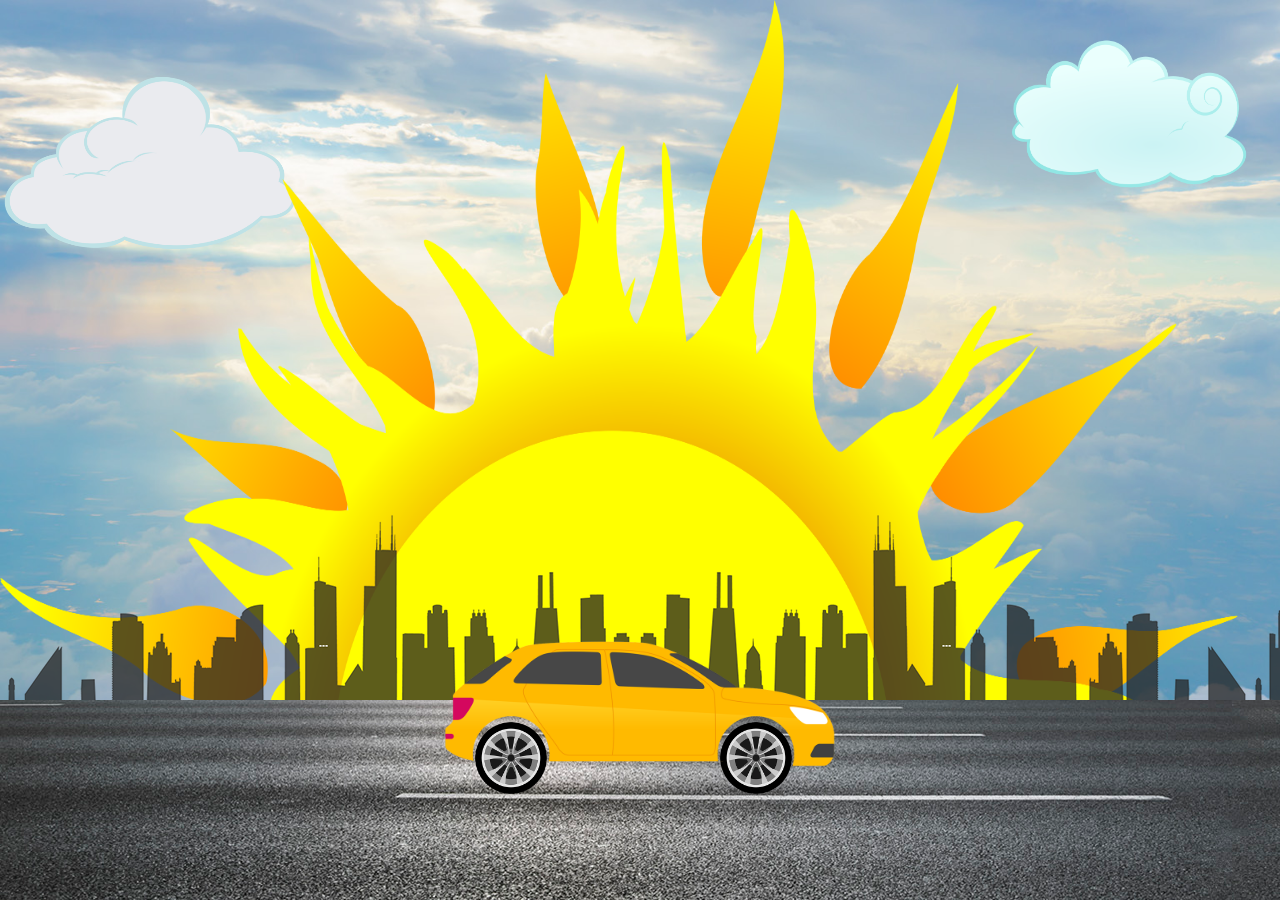
<file: index.html>
<!DOCTYPE html>
<html lang="en">
<head>
    <meta charset="UTF-8">
    <meta http-equiv="X-UA-Compatible" content="IE=edge">
    <meta name="viewport" content="width=device-width, initial-scale=1.0">
    <title>Car Animation</title>
    <link rel="stylesheet" href="style.css">
</head>
<body>
    <div class="sky">
        <div class="road"></div>
        <div class="city"></div>
        <div class="cloud">
            <img src="./cloud.png">
        </div>
        <div class="cloud2">
            <img src="./cloud2.png">
        </div>
        <div class="sun">
            <img src="./sun5.png">
        </div>
        <div class="car">
            <img src="./car.png">
        </div>
        <div class="wheels">
            <img src="./wheel.png" class="back-wheel">
            <img src="./wheel.png" class="front-wheel">  
        </div>
    </div>
</body>
</html>
</file>
<file: style.css>
*{
    margin: 0;
    padding: 0;
}
.sky{
    height: 100vh;
    width: 100%;
    background-image: url(./sky.jpg);
    position: relative;
    background-size: cover;
    overflow-x: hidden;
    overflow-y: hidden;
    background-position: center;
}
.road{
    width:500% ;
    height: 200px;
    display: block;
    background-image: url(./road.jpg);
    bottom: 0;
    right: 0;
    left: 0;
    position: absolute;
    z-index: 2;
    background-repeat: repeat-x;
    animation: road  7s linear infinite;
}
@keyframes road {
    100%{
        transform:translateX(-3400px) ;
    }
}
.city{
    width: 500%;
    height: 200px;
    background-image: url(./city.png);
    position: absolute;
    bottom: 200px;
    right: 0;
    left: 0;
    display: block;
    z-index: 3;
    background-repeat: repeat-x;
    animation: city 20s linear infinite;
}
@keyframes city {
    100%{
        transform:translateX(-1400px) ;
    }
}
.car{
    width: 400px;
    bottom: 100px;
    left: 50%;
    position: absolute;
    z-index: 3;
    transform: translateX(-50%);
}
.car img{
    width: 100%;
    animation: car 1s linear infinite ;
}
@keyframes car {
    100%{
        transform:translateY(-1px) ;
    }
    50%{
        transform:translateY(1px) ;
    }
    0%{
        transform:translateY(-1px) ;
    }
}
.wheels{
    bottom: 178px;
    left: 50%;
    position: absolute;
    z-index: 2;
    transform: translateX(-50%);
}
.wheels img{
    height: 72px;
    width: 72px;
    animation: wheels 1s linear infinite;
}
.back-wheel{
    left: -165px;
    position: absolute;
}
.front-wheel{
    left: 80px;
    position: absolute;
}
@keyframes wheels {
    100%{
        transform:rotate(360deg);
    }
}
.sun img{
    height: 170vh;
    width: 100%;
    position: absolute;
    background-size: cover;
    overflow-x: hidden;
    background-position: center;
    z-index: 1;
    animation: sun 50s linear infinite;
}
@keyframes sun {
    100%{
        transform:rotate(360deg);
    }
}
.cloud img{
    width:300px;
    height: 230px;
    display: block;
    right: 0;
    top: 0;
    position: absolute;
    z-index: 2;
    background-repeat: repeat-x;
    animation: cloud 30s linear infinite;
}
@keyframes cloud {
    100%{
        transform:translateX(-1300px) ;
    }
}
.cloud2 img{
    width:300px;
    height: 230px;
    display: flex;
    left: 0;
    top: 30px;
    position: absolute;
    z-index: 1;
    background-repeat: repeat-x;
    animation: cloud2 20s linear infinite;
}
@keyframes cloud2 {
    100%{
        transform:translateX(1300px) ;
    }
}
</file>
